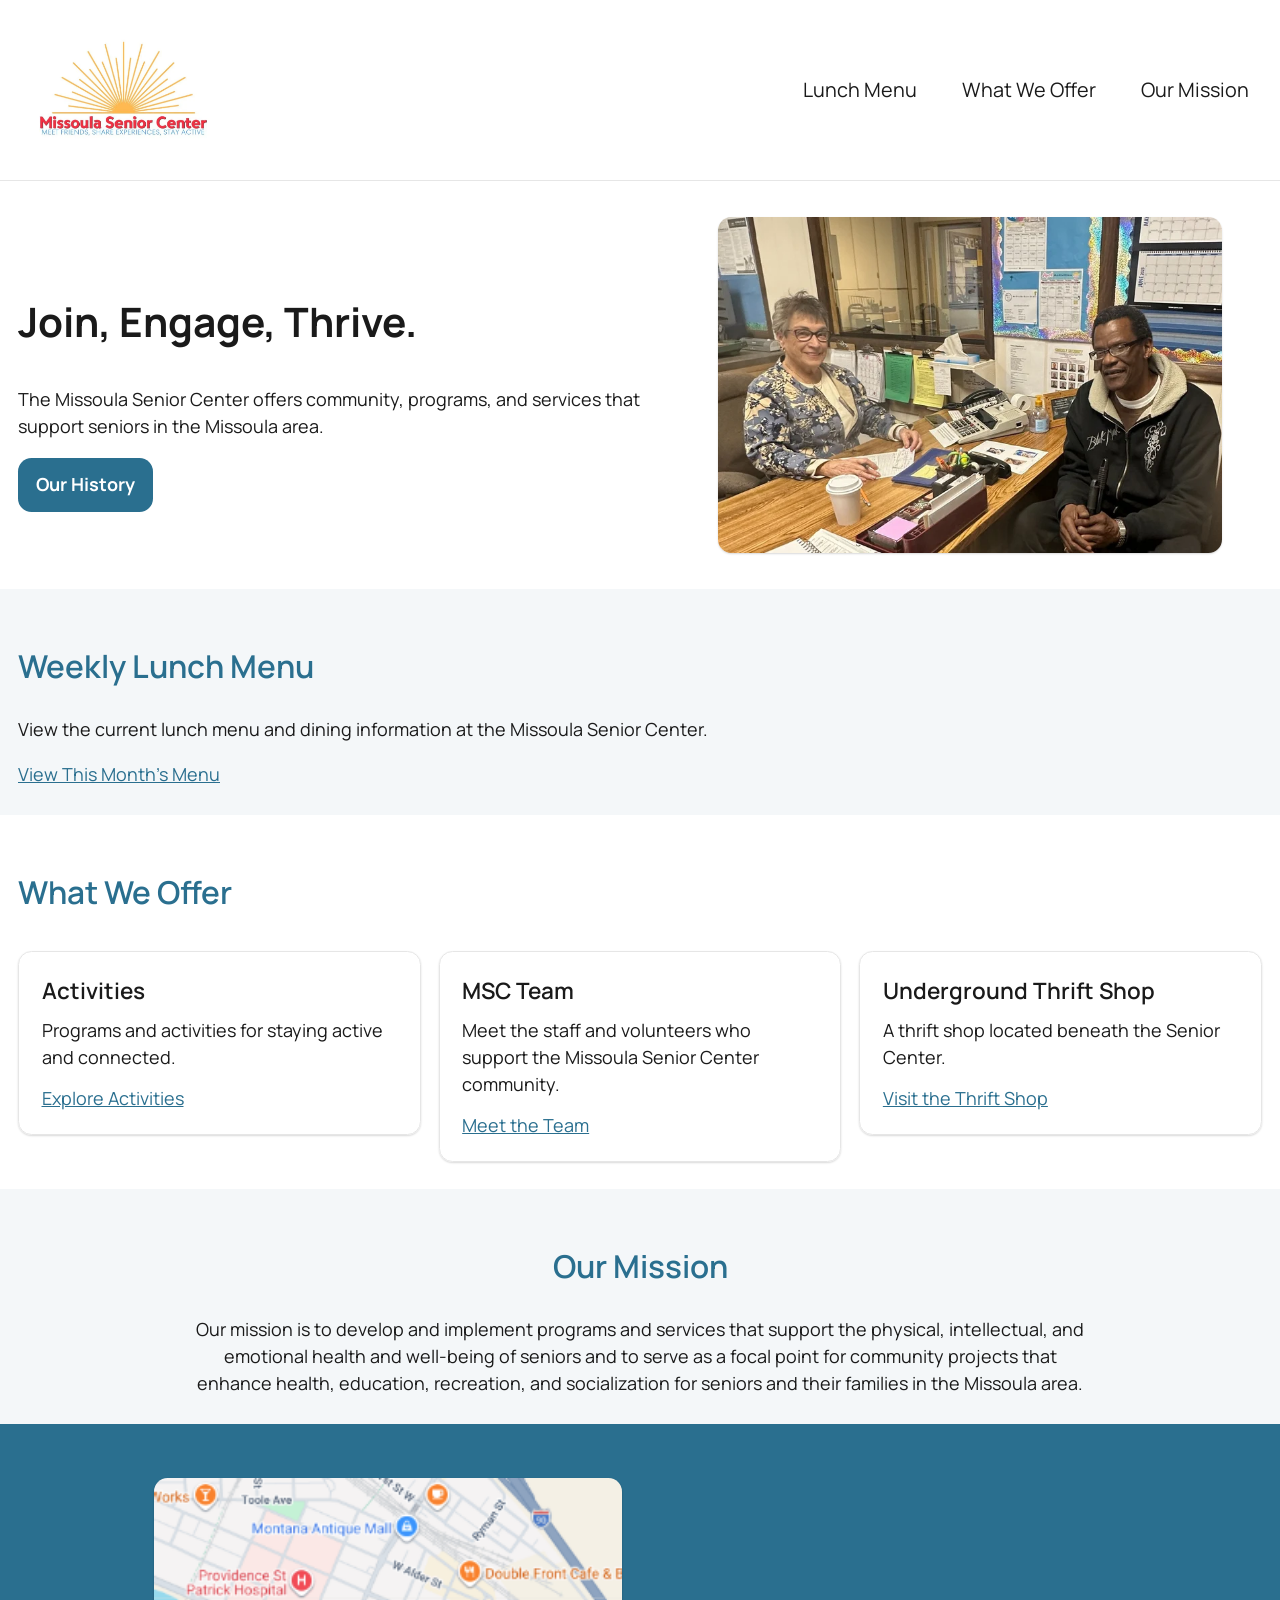
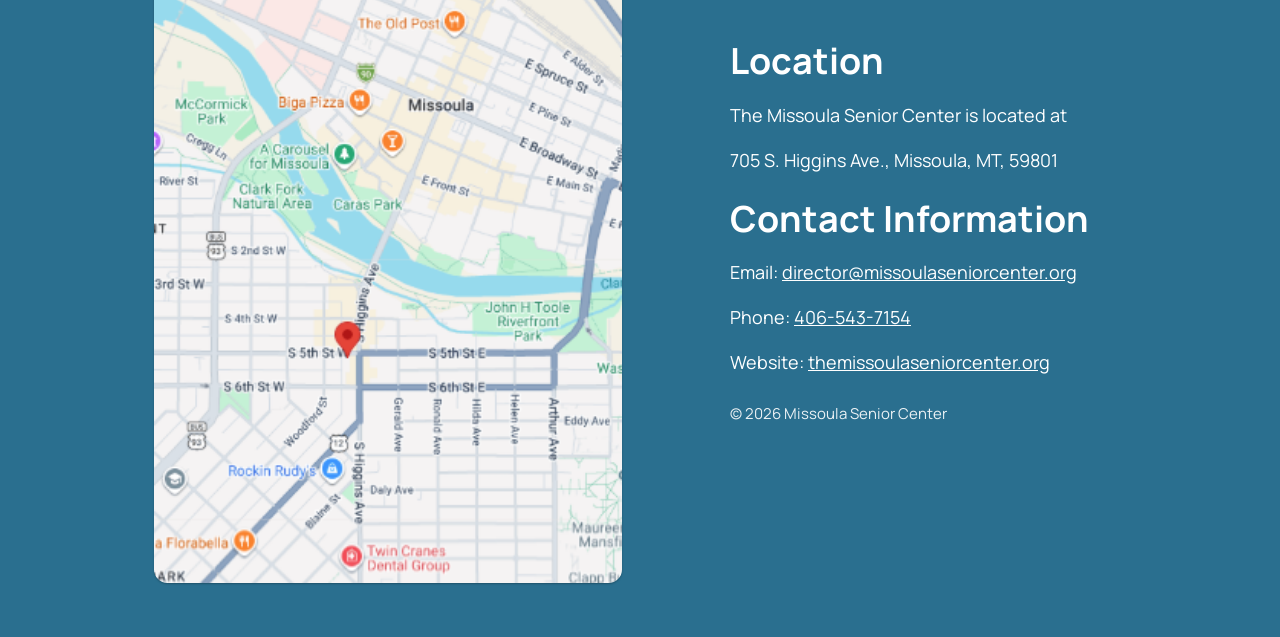
<file: index.html>
<!DOCTYPE html>
<html lang="en">
  <head>
    <meta charset="UTF-8" />
    <meta name="viewport" content="width=device-width, initial-scale=1.0" />
    <title>Missoula Senior Center</title>
    <link rel="stylesheet" href="styles.css" />
  </head>

  <body>
    <header class="site-header">
      <nav aria-label="Primary" class="nav">
        <a class="nav__brand" href="index.html">
            <img 
                src="assets/MSC.logo.transparentbk.webp"
                alt="Missoula Senior Center logo"
                class="nav__logo"
            />
        </a>

        <ul class="nav__list">
          <li class="nav__item"><a class="nav__link" href="#lunch">Lunch Menu</a></li>
          <li class="nav__item"><a class="nav__link" href="#offerings">What We Offer</a></li>
          <li class="nav__item"><a class="nav__link" href="#mission">Our Mission</a></li>
        </ul>
      </nav>
    </header>

    <main>
      <!-- HERO -->
      <section class="hero" aria-labelledby="hero-title">
        <div class="hero__content">
          <h1 id="hero-title">Join, Engage, Thrive.</h1>
          <p class="hero__text">
            The Missoula Senior Center offers community, programs, and services that support seniors in the Missoula area.
          </p>

          <!-- CTA -->
          <a class="button button--primary" href="https://www.themissoulaseniorcenter.org/our-history">Our History</a>
        </div>

        <figure class="hero__media">
          <img
            class="hero__img"
            src="assets/hero.jpg"
            alt="Senior center staff member assisting a visitor at the front desk."
          />
        </figure>
      </section>

      <!-- Sec 1: Weekly Lunch Menu -->
      <section id="lunch" class="section" aria-labelledby="lunch-title">
        <h2 id="lunch-title">Weekly Lunch Menu</h2>
        <p>
          View the current lunch menu and dining information at the Missoula Senior Center.
        </p>
        <a class="link"
           href="https://www.themissoulaseniorcenter.org/lunch-1">
          View This Month’s Menu
        </a>
      </section>

      <!-- Sec 2: What We Offer -->
      <section id="offerings" class="section" aria-labelledby="offerings-title">
        <h2 id="offerings-title">What We Offer</h2>

        <ul class="card-list">
          <li>
            <article class="card">
              <h3 class="card__title">Activities</h3>
              <p class="card__text">Programs and activities for staying active and connected.</p>
              <a class="card__link" href="https://www.themissoulaseniorcenter.org/activities">Explore Activities</a>
            </article>
          </li>
          
          <li>
            <article class="card">
                <h3 class="card__title">MSC Team</h3>
                <p class="card__text">
                Meet the staff and volunteers who support the Missoula Senior Center community.
                </p>
                <a class="card__link" href="https://www.themissoulaseniorcenter.org/mscteam">
                Meet the Team
                </a>
            </article>
          </li>


          <li>
            <article class="card">
              <h3 class="card__title">Underground Thrift Shop</h3>
              <p class="card__text">A thrift shop located beneath the Senior Center.</p>
              <a class="card__link" href="https://www.themissoulaseniorcenter.org/thrift-shop">Visit the Thrift Shop</a>
            </article>
          </li>
        </ul>
      </section>

      <!-- Sec 3: Our Mission -->
      <section id="mission" class="section" aria-labelledby="mission-title">
        <h2 id="mission-title">Our Mission</h2>
        <p>
          Our mission is to develop and implement programs and services that support the physical, intellectual, and emotional health and well-being of seniors and to serve as a focal point for community projects that enhance health, education, recreation, and socialization for seniors and their families in the Missoula area.
        </p>
      </section>
    </main>
   
    <!-- Footer -->
<footer class="site-footer" aria-labelledby="footer-title">
  <div class="footer__inner">
    <figure class="footer__map" aria-label="Map showing Missoula Senior Center location">
      <img
        src="assets/map.png"
        alt="Map showing the Missoula Senior Center near 705 South Higgins Avenue in Missoula, Montana."
        class="footer__map-img"
      />
    </figure>

    <div class="footer__content">
      <h2 id="footer-title" class="footer__heading">Location</h2>
      <p class="footer__text">The Missoula Senior Center is located at</p>
      <p class="footer__text">705 S. Higgins Ave., Missoula, MT, 59801</p>

      <h2 class="footer__heading">Contact Information</h2>
      <p class="footer__text">
        Email:
        <a class="footer__link" href="mailto:director@missoulaseniorcenter.org">
          director@missoulaseniorcenter.org
        </a>
      </p>
      <p class="footer__text">
        Phone:
        <a class="footer__link" href="tel:14065437154">406-543-7154</a>
      </p>
      <p class="footer__text">
        Website:
        <a class="footer__link" href="https://www.themissoulaseniorcenter.org">
          themissoulaseniorcenter.org
        </a>
      </p>

      <small class="footer__small">© 2026 Missoula Senior Center</small>
    </div>
  </div>
</footer>
</file>
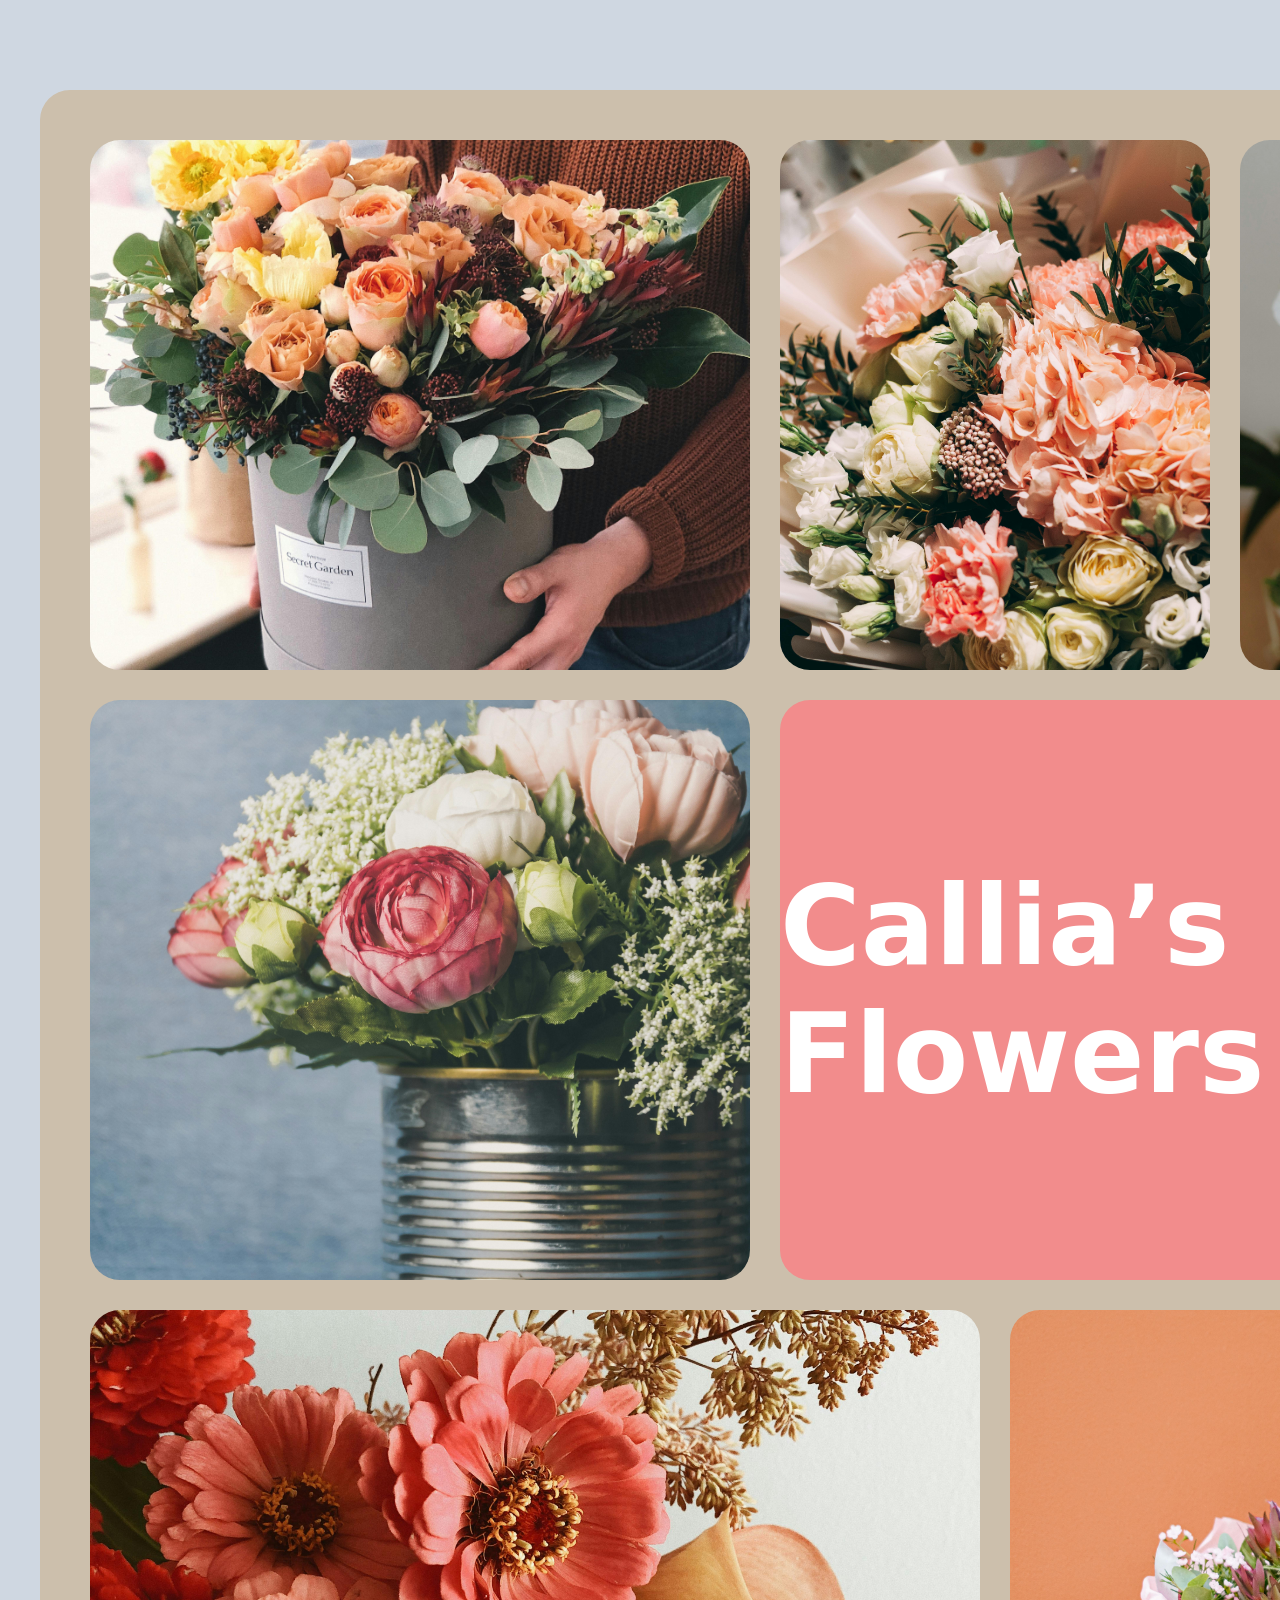
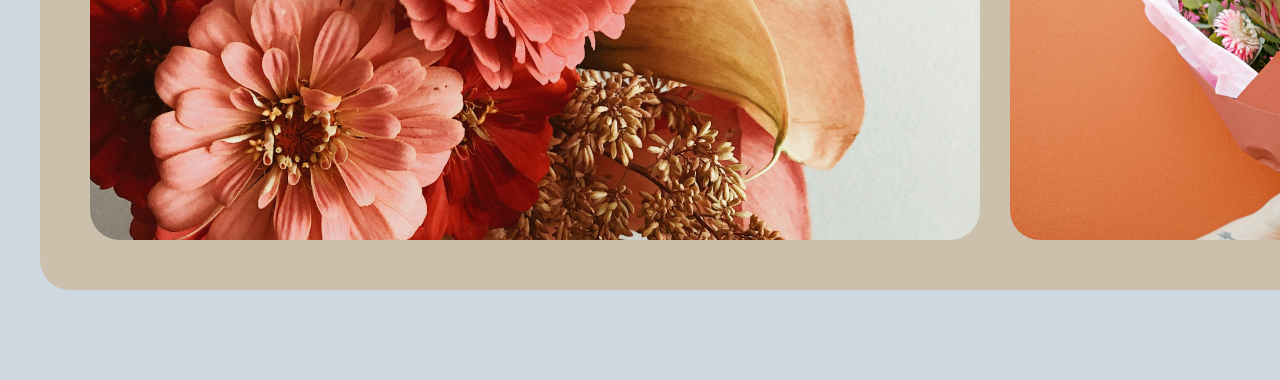
<file: bento-grid.html>
<!doctype html>
<html lang="en">
  <head>
    <meta charset="UTF-8" />
    <meta name="viewport" content="width=device-width, initial-scale=1.0" />
    <title>Callia’s Flowers</title>

    <style>
      body {
        margin: 0;
        background: #cfd7e1;
        font-family: system-ui, -apple-system, Segoe UI, Roboto, Arial, sans-serif;
      }

      main {
        min-height: 100vh;
        display: grid;
        place-items: center;
        padding: 90px;
      }

      section.bento-grid {
        width: min(2250px, 100%);
        background: #ccbfac;
        padding: 50px;
        border-radius: 30px;

        display: grid;
        grid-template-columns: repeat(9, 200px);
        grid-template-rows: 100px 170px 200px 150px 170px 200px 170px 200px 100px;
        gap: 30px;
      }

      .grid-item {
        border-radius: 30px;
        overflow: hidden;
        background: #fff;
      }

      .grid-item img {
        width: 100%;
        height: 100%;
        object-fit: cover;
        display: block;
      }

      .center-tile {
        background: #f28c8c;
        display: grid;
        place-items: center;
        color: #fff;
        font-weight: 750;
        font-size: 110px;
      }
    </style>
  </head>

  <body>
    <main>
      <section class="bento-grid" aria-label="Bento grid: Flower theme">
        <!-- Example placements (edit these to manually match your reference) -->
        <div class="grid-item" style="grid-column: 1 / span 3; grid-row: 1 / span 3;">
          <img src="assets/CSS1.jpg" alt="Flower arrangement in a hat box" />
        </div>

        <div class="grid-item" style="grid-column: 4 / span 2; grid-row: 1 / span 3;">
          <img src="assets/CSS2.jpg" alt="Wrapped bouquet with pink and white flowers" />
        </div>

        <div class="grid-item" style="grid-column: 6 / span 2; grid-row: 1 / span 3;">
          <img src="assets/CSS3.jpg" alt="pink and white flowers in a vase" />
        </div>

        <div class="grid-item" style="grid-column: 8 / span 3; grid-row: 1 / span 4;">
          <img src="assets/CSS4.jpg" alt="Pink and white flowers" />
        </div>

        <div class="grid-item" style="grid-column: 1 / span 3; grid-row: 4 / span 3;">
          <img src="assets/CSS5.jpg" alt="Bouquet in metal vase" />
        </div>

        <div class="grid-item center-tile" style="grid-column: 4 / span 4; grid-row: 4 / span 3">
          Callia’s Flowers
        </div>

        <div class="grid-item" style="grid-column: 8 / span 3; grid-row: 5 / span 5;">
          <img src="assets/CSS6.jpg" alt="Bouquet in hand" />
        </div>

        <div class="grid-item" style="grid-column: 1 / span 4; grid-row: 7 / span 3;">
          <img src="assets/CSS7.jpg" alt="Orange bouquet" />
        </div>

        <div class="grid-item" style="grid-column: 5 / span 3; grid-row: 7 / span 3;">
          <img src="assets/CSS8.jpg" alt="Hand holding a bouquet against an orange wall" />
        </div>
      </section>
    </main>
  </body>
</html>
</file>
<file: styles.css>
@import url("https://fonts.googleapis.com/css2?family=Manrope:wght@400;600;700&display=swap");

html {
  box-sizing: border-box;
  font-size: 18px;
}

*,
*::before,
*::after {
  box-sizing: inherit;
}

/* Base Typography & Page */
body {
  margin: 0;
  font-family: "Manrope", sans-serif;
  line-height: 1.5;
  color: #1a1a1a;
  background-color: #ffffff;
}

h1 {
  font-size: 2.25rem;
  font-weight: 700;
}

h2 {
  font-size: 1.75rem;
  font-weight: 600;
}

h3 {
  font-size: 1.25rem;
  font-weight: 600;
}

img {
  max-width: 100%;
  height: auto;
  display: block;
}

/* Header & Navigation */
.site-header {
  border-bottom: 1px solid #e6e6e6;
  background-color: #ffffff;
  padding: 0.5rem 0;
}

.nav {
  max-width: 80rem;
  margin: 0 auto;
  padding: 1rem;

  display: flex;
  justify-content: space-between;
  align-items: center;
  gap: 1rem;
}

.nav__brand {
  background-color: #ffffff;
  padding: 0.25rem 0.5rem;
  border-radius: 0.5rem;
}

.nav__logo {
  height: 6.5rem;
  width: auto;
  display: block;
}

.nav__list {
  list-style: none;
  margin: 0;
  padding: 0;

  display: flex;
  gap: 1rem;
}

.nav__link {
  text-decoration: none;
  font-size: 1.1rem;
  color: #1a1a1a;
  padding: 0.5rem 0.75rem;
  border-radius: 0.5rem;
}

.nav__link:hover,
.nav__link:focus {
  background-color: #e6f2f7;
  outline: 2px solid #2a6f8f;
  outline-offset: 2px;
}

/* Hero */
.hero {
  max-width: 80rem;
  margin: 0 auto;
  padding: 1rem 1rem;
  display: flex;
  align-items: center;
  justify-content: space-between;
  gap: 1rem;
}


.hero__content {
  max-width: 36rem;
}

.hero__text {
  margin: 0.75rem 0 1rem 0;
}

/* CTA */
.button {
  display: inline-block;
  text-decoration: none;
  font-weight: 700;
  padding: 0.75rem 1rem;
  border-radius: 0.75rem;
}

.button--primary {
  background-color: #2a6f8f;
  color: #ffffff;
}

.button--primary:hover,
.button--primary:focus {
  background-color: #1f566f;
  outline: 2px solid #1a1a1a;
  outline-offset: 2px;
}

.hero__img {
  border-radius: 0.75rem;
  box-shadow: 0 1px 2px rgba(0, 0, 0, 0.15);
  max-width: 28rem;
}

/* Section Layout */
.section {
  max-width: 80rem;
  margin: 0 auto;
  padding: 1.5rem 1rem;
}

.section h2 {
    color: #2a6f8f;
    font-weight: 600
}

.section:nth-of-type(even) {
  background-color: #f4f7f9;
}

#mission {
  text-align: center;
}

#mission p {
  max-width: 50rem;
  margin: 0 auto;
}

/* Links */
.link,
.card__link {
  color: #2a6f8f;
  text-decoration: underline;
}

.link:hover,
.link:focus,
.card__link:hover,
.card__link:focus {
  text-decoration: none;
  outline: 2px solid #2a6f8f;
  outline-offset: 2px;
}

/* Card Lists */
.card-list {
  list-style: none;
  margin: 2rem 0 0 0;
  padding: 0;

  display: flex;
  gap: 1rem;
  flex-wrap: wrap;
}

.card-list > li {
  flex: 1 1 16rem;
}

.card {
  padding: 1.25rem;
  border: 1px solid #e6e6e6;
  border-radius: 0.75rem;
  box-shadow: 0 1px 2px rgba(0, 0, 0, 0.15);
}

.card__title {
  margin: 0 0 0.5rem 0;
}

.card__text {
  margin: 0 0 0.75rem 0;
}

/* Footer */
.site-footer {
  background-color: #2a6f8f;
  color: #ffffff;
  padding: 3rem 1rem;
}

.footer__inner {
  max-width: 60rem;
  margin: 0 auto;
  padding: 0 3rem;

  display: flex;
  align-items: center;
  justify-content: center;
  gap: 6rem;
}

.footer__map {
  margin: 0;
  flex: 0 0 26rem;         
}

.footer__map-img {
  width: 100%;
  height: auto;
  border-radius: 0.75rem;
  box-shadow: 0 1px 2px rgba(0, 0, 0, 0.25);
}

.footer__content {
  flex: 1 1 24rem;
  max-width: 32rem;
}

.footer__heading {
  margin: 0 0 0.75rem 0;
  font-size: 2rem;
  font-weight: 700;
  color: #ffffff;
}

.footer__text {
  margin: 0 0 1rem 0;
}

.footer__link {
  color: #ffffff;
  text-decoration: underline;
}

.footer__link:hover,
.footer__link:focus {
  text-decoration: none;
  outline: 2px solid #ffffff;
  outline-offset: 2px;
}

.footer__small {
  display: block;
  margin-top: 1.5rem;
  opacity: 0.9;
}
</file>
